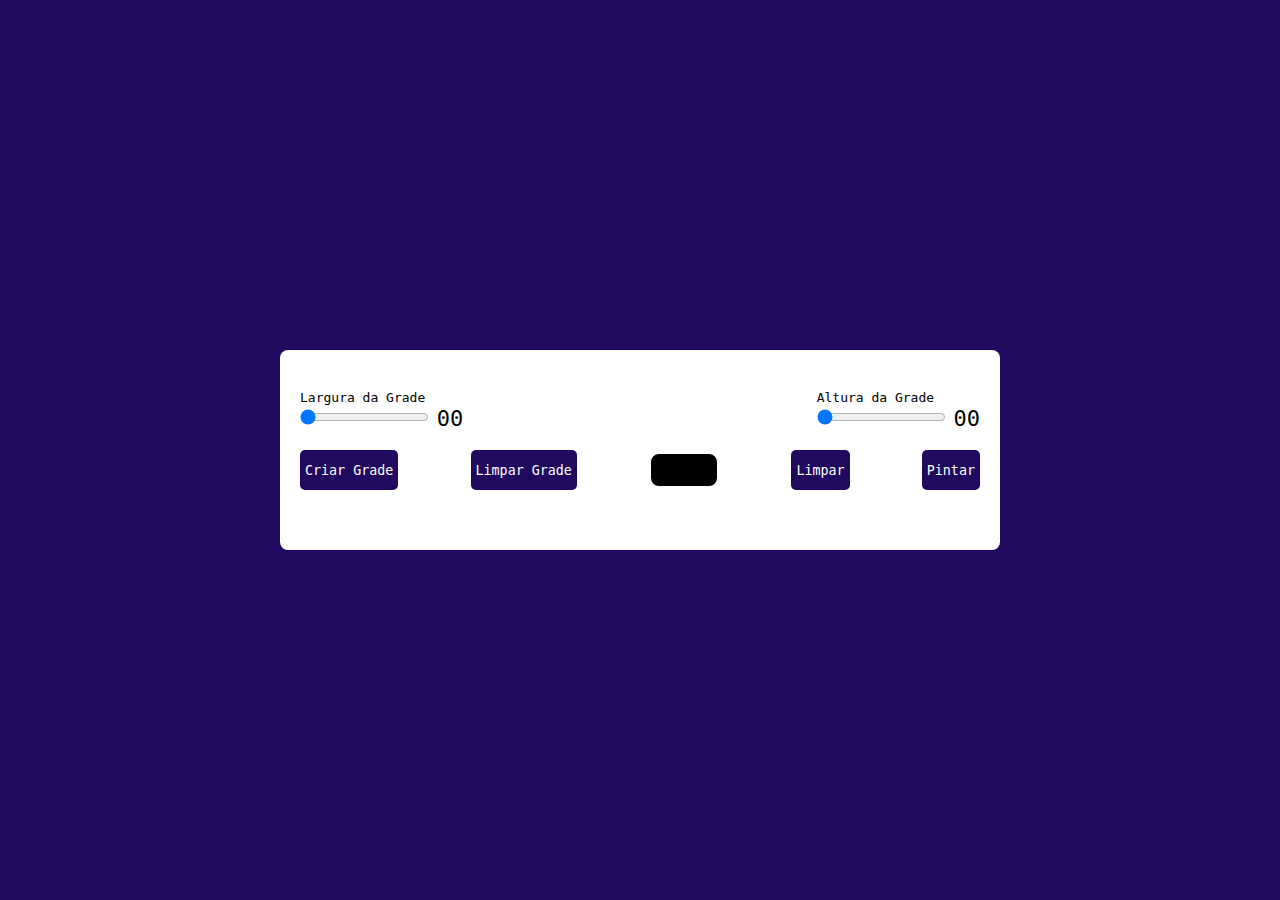
<file: Dia 01 Pixel Art/index.html>
<!DOCTYPE html>
<html lang="pt-br">
<head>
    <meta charset="UTF-8">
    <meta http-equiv="X-UA-Compatible" content="IE=edge">
    <meta name="viewport" content="width=device-width, initial-scale=1.0">
    <link rel="stylesheet" href="style.css">
    <title>Pixel Art | rod</title>
</head>

<body>
    <div class="wrapper">
        <div class="options">
            <div class="opt-wrapper">
                <div class="slider">
                    <label for="width-range">Largura da Grade</label>
                    <input type="range" id="width-range" min="1" max="35">
                    <span id="width-value">00</span>
                </div>
                <div class="slider">
                    <label for="height-range">Altura da Grade</label>
                    <input type="range" id="height-range" min="1" max="35">
                    <span id="height-value">00</span>
                </div>
            </div>

            <div class="opt-wrapper">
                <button id="submit-grid">Criar Grade</button>
                <button id="clear-grid">Limpar Grade</button>
                <input type="color" id="color-input">
                <button id="erase-btn">Limpar</button>
                <button id="paint-btn">Pintar</button>
            </div>

        </div>
        <div class="container"></div>
    </div>


       
    <script src="script.js"></script>
</body>

</html>
</file>
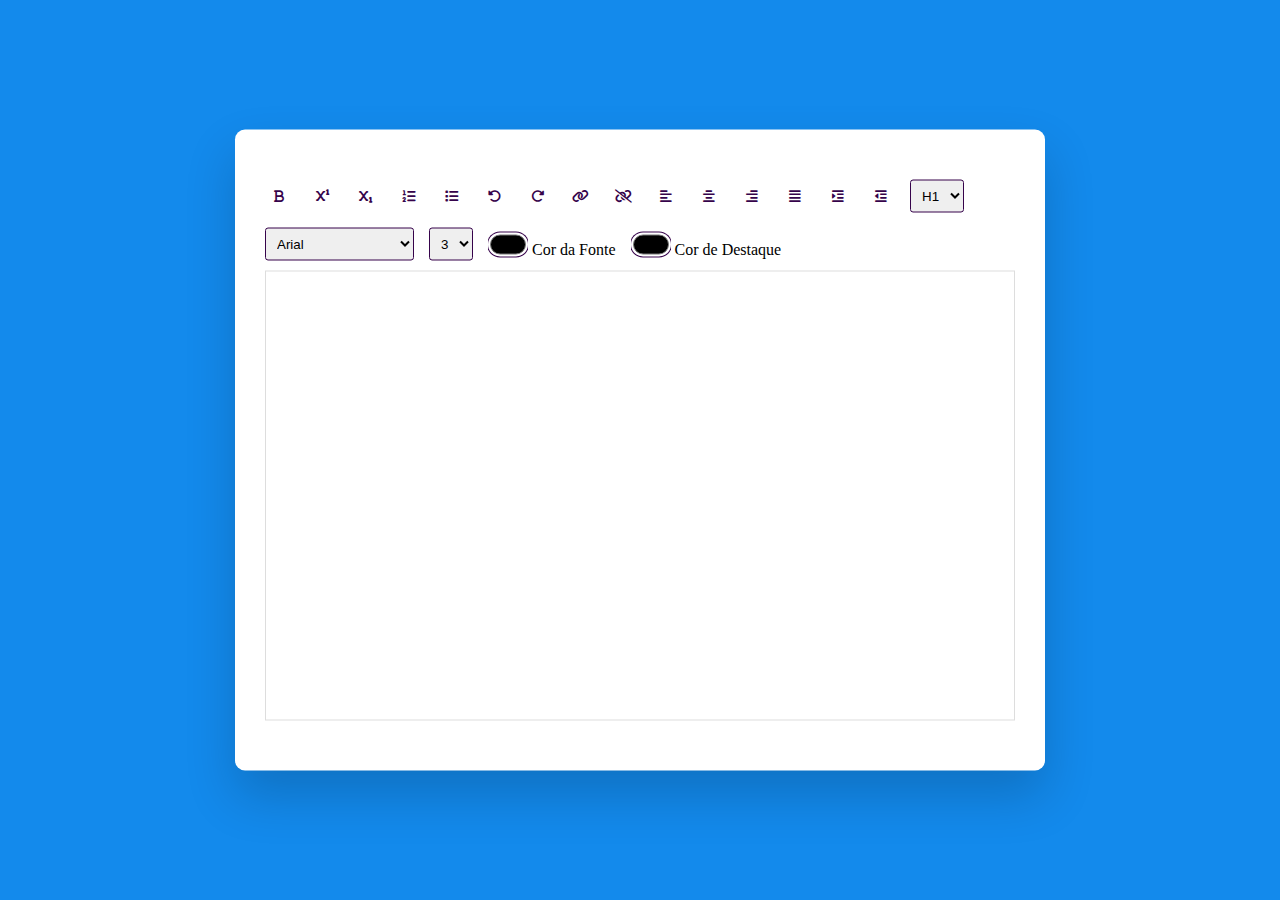
<file: Dia 02 Editor de texto online/index.html>
<!DOCTYPE html>
<html lang="pt-br">
<head>
    <meta charset="UTF-8">
    <meta http-equiv="X-UA-Compatible" content="IE=edge">
    <meta name="viewport" content="width=device-width, initial-scale=1.0">
    <link rel="stylesheet" href="https://cdnjs.cloudflare.com/ajax/libs/font-awesome/6.2.1/css/all.min.css">
    <link rel="stylesheet" href="style.css">
    <title>Editor de texto Online | rod</title>
</head>
<body>
    
    <div class="container">
        <div class="options">
            <button id="bold" class="option-button format">
                <i class="fa-solid fa-bold"></i>
            </button>

            <button id="superscript" class="options-button script">
                <i class="fa-solid fa-superscript"></i>
            </button>
            <button id="subscript" class="option-button script">
                <i class="fa-solid fa-subscript"></i>
            </button>

            <button id="insertOrderedList" class="option-button">
                <i class="fa-solid fa-list-ol"></i>
            </button>
            <button id="insertUnorderedList" class="option-button">
                <i class="fa-solid fa-list"></i>
            </button>

            <button id="undo" class="option-button">
                <i class="fa-solid fa-rotate-left"></i>
            </button>
            <button id="redo" class="option-button">
                <i class="fa-solid fa-rotate-right"></i>
            </button>

            <button id="createLink" class="adv-option-button">
                <i class="fa fa-link"></i>
            </button>
            <button id="unlink" class="option-button">
                <i class="fa fa-unlink"></i>
            </button>

            <button id="justifyLeft" class="option-button align">
                <i class="fa-solid fa-align-left"></i>
            </button>
            <button id="justifyCenter" class="option-button align">
                <i class="fa-solid fa-align-center"></i>
            </button>
            <button id="justifyRight" class="option-button align">
                <i class="fa-solid fa-align-right"></i>
            </button>
            <button id="justifyFull" class="option-button align">
                <i class="fa-solid fa-align-justify"></i>
            </button>
            <button id="indent" class="option-button spacing">
                <i class="fa-solid fa-indent"></i>
            </button>
            <button id="outdent" class="option-button spacing">
                <i class="fa-solid fa-outdent"></i>
            </button>

            <select id="formatBlock" class="adv-option-button">
                <option value="H1">H1</option>
                <option value="H2">H2</option>
                <option value="H3">H3</option>
                <option value="H4">H4</option>
                <option value="H5">H5</option>
                <option value="H6">H6</option>
            </select>

            <select id="fontName" class="adv-option-button"></select>
            <select id="fontSize" class="adv-option-button"></select>
            
            <div class="input-wrapper">
                <input type="color" id="foreColor" class="adv-option-button">
                <label for="foreColor">Cor da Fonte</label>
            </div>

            <div class="input-wrapper">
                <input type="color" id="backColor" class="adv-option-button">
                <label for="backColor">Cor de Destaque</label>
            </div>

        </div>
        <div id="text-input" contenteditable="true"></div>
    </div>

    <script src="script.js"></script>

</body>
</html>
</file>
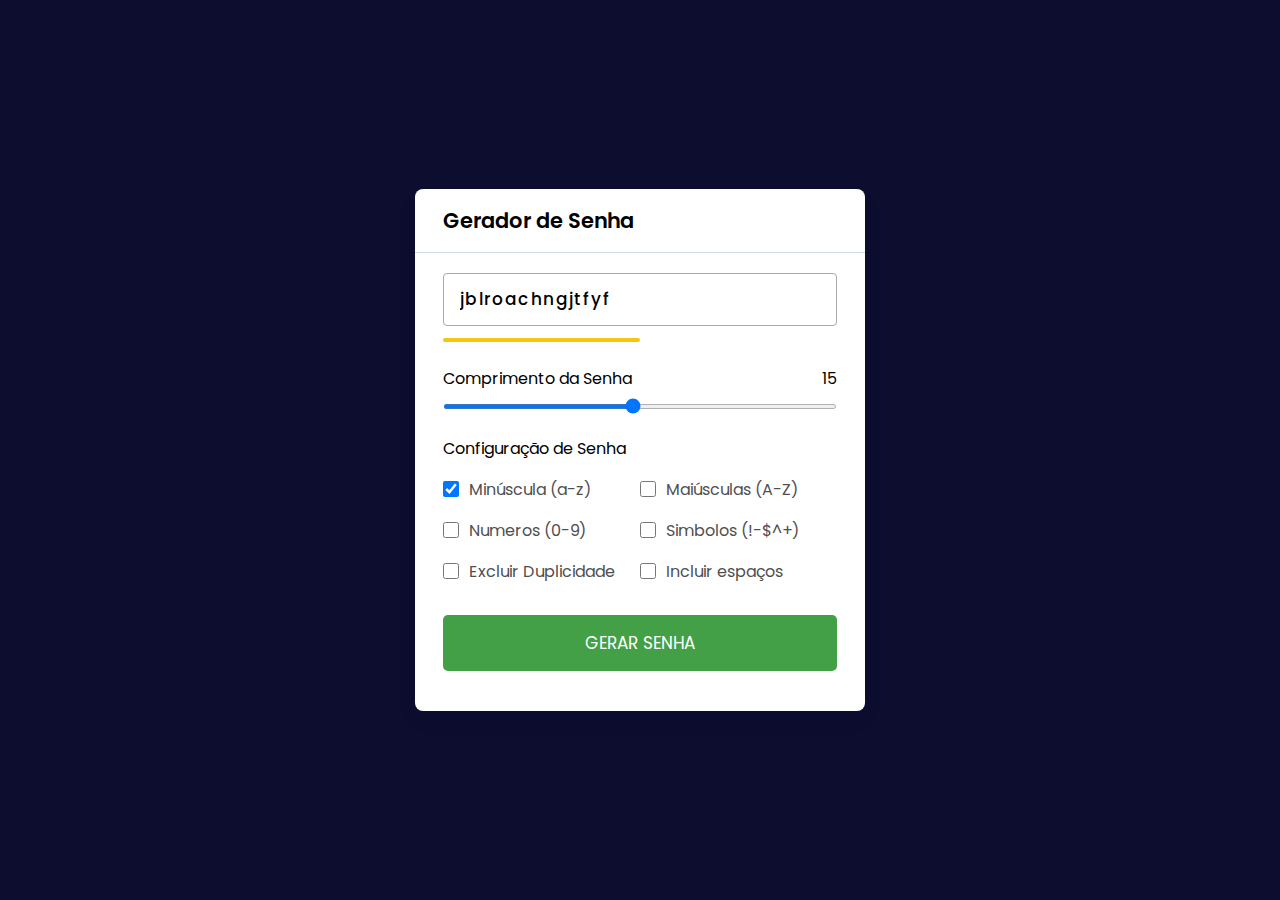
<file: Dia 03 Gerador de senha/index.html>
<!DOCTYPE html>
<html lang="pt-br">
<head>
    <meta charset="UTF-8">
    <meta http-equiv="X-UA-Compatible" content="IE=edge">
    <meta name="viewport" content="width=device-width, initial-scale=1.0">
    <link rel="stylesheet" href="https://fonts.googleapis.com/css2?family=Material+Symbols+Rounded" rel="stylesheet">
    <link rel="stylesheet" href="style.css">
    <title>Gerador de Senha | rod</title>
</head>
<body>

    <div class="container">
        <h2>Gerador de Senha</h2>
        <div class="wrapper">
            <div class="input-box">
                <input type="text" disabled>
                <span class="material-symbols-rounded"></span>
            </div>
            <div class="pass-indicator"></div>
            <div class="pass-length">
                <div class="details">
                    <label class="title">Comprimento da Senha</label>
                    <span></span>
                </div>
                <input type="range" min="1" max="30" value="15" step="1">
            </div>

            <div class="pass-settings">
                <label class="title">Configuração de Senha</label>
                <ul class="options">
                    <li class="option">
                        <input type="checkbox" id="lowercase" checked>
                        <label for="lowercase">Minúscula (a-z)</label>
                    </li>
                    <li class="option">
                        <input type="checkbox" id="uppercase">
                        <label for="uppercase">Maiúsculas (A-Z)</label>
                    </li>
                    <li class="option">
                        <input type="checkbox" id="numbers">
                        <label for="numbers">Numeros (0-9)</label>
                    </li>
                    <li class="option">
                        <input type="checkbox" id="symbols">
                        <label for="symbols">Simbolos (!-$^+)</label>
                    </li>
                    <li class="option">
                        <input type="checkbox" id="exc-duplicate">
                        <label for="exc-duplicate">Excluir Duplicidade</label>
                    </li>
                    <li class="option">
                        <input type="checkbox" id="spaces">
                        <label for="spaces">Incluir espaços</label>
                    </li>
                </ul>
            </div>

            <button class="generate-btn">Gerar Senha</button>
        </div>
    </div>


    <script src="script.js"></script>
</body>
</html>
</file>
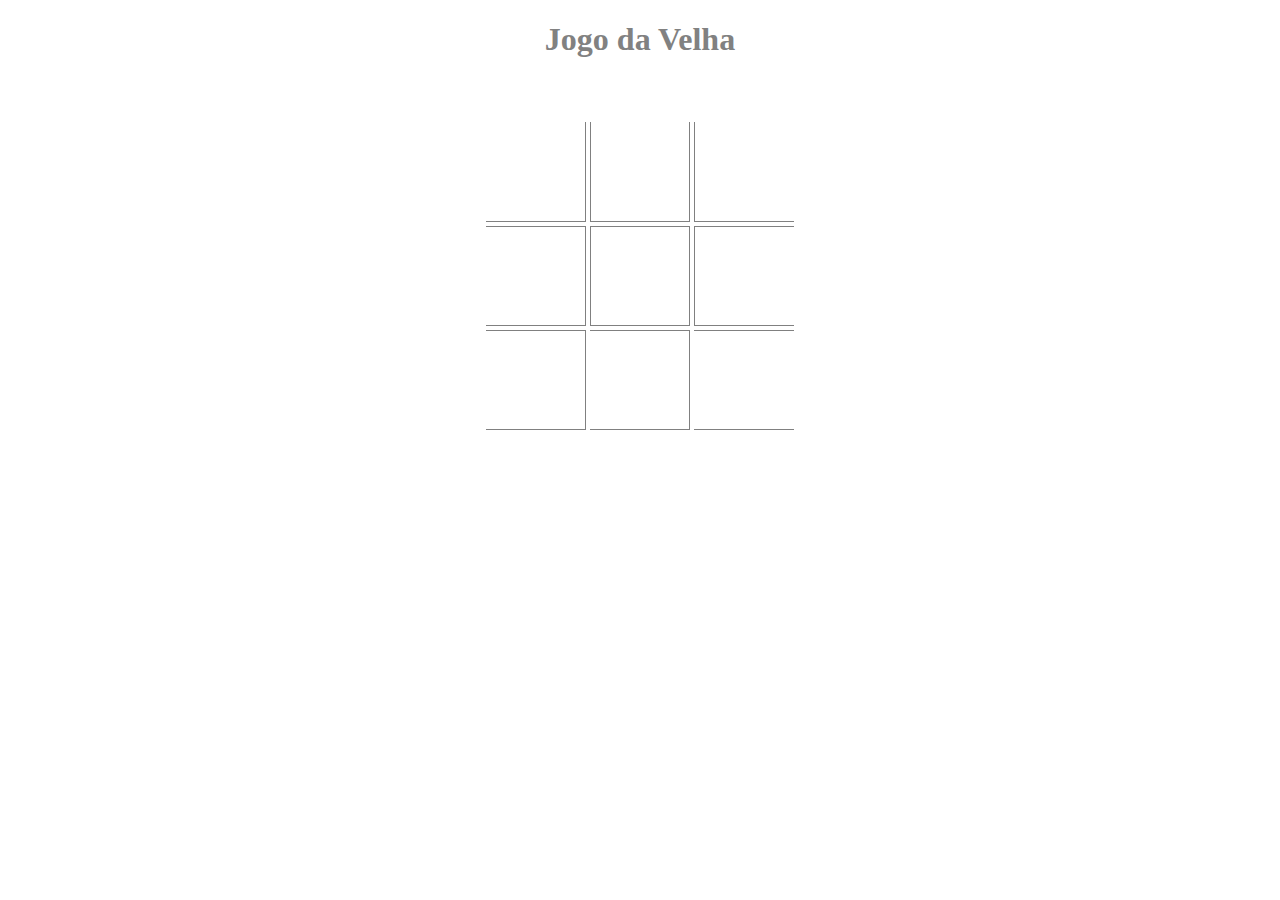
<file: Dia 06 Jogo XO Simples/index.html>
<!DOCTYPE html>
<html lang="pt-br">

<head>
    <meta charset="UTF-8">
    <meta http-equiv="X-UA-Compatible" content="IE=edge">
    <meta name="viewport" content="width=device-width, initial-scale=1.0">
    <link rel="stylesheet" href="style.css">
    <title>Jogo da Velha | rod</title>
</head>

<body>
    <h1>Jogo da Velha</h1>
    <div id="container">
        <div class="block">
            <div id="box1" class="box top left">
                <span data-player="none" onclick="play(this)">&nbsp;</span>
            </div>
            <div id="box2" class="box top">
                <span data-player="none" onclick="play(this)">&nbsp;</span>
            </div>
            <div id="box3" class="box top right">
                <span data-player="none" onclick="play(this)">&nbsp;</span>
            </div>
        </div>
        <div id="block">
            <div id="box4" class="box left">
                <span data-player="none" onclick="play(this)">&nbsp;</span>
            </div>
            <div id="box5" class="box">
                <span data-player="none" onclick="play(this)">&nbsp;</span>
            </div>
            <div id="box6" class="box right">
                <span data-player="none" onclick="play(this)">&nbsp;</span>
            </div>
        </div>
        <div class="block">
            <div id="box7" class="box bottom left">
                <span data-player="none" onclick="play(this)">&nbsp;</span>
            </div>
            <div id="box8" class="box bottom">
                <span data-player="none" onclick="play(this)">&nbsp;</span>
            </div>
            <div id="box9" class="box bottom right">
                <span data-player="none" onclick="play(this)">&nbsp;</span>
            </div>
        </div>
    </div>

    <script src="index.js"></script>
</body>

</html>
</file>
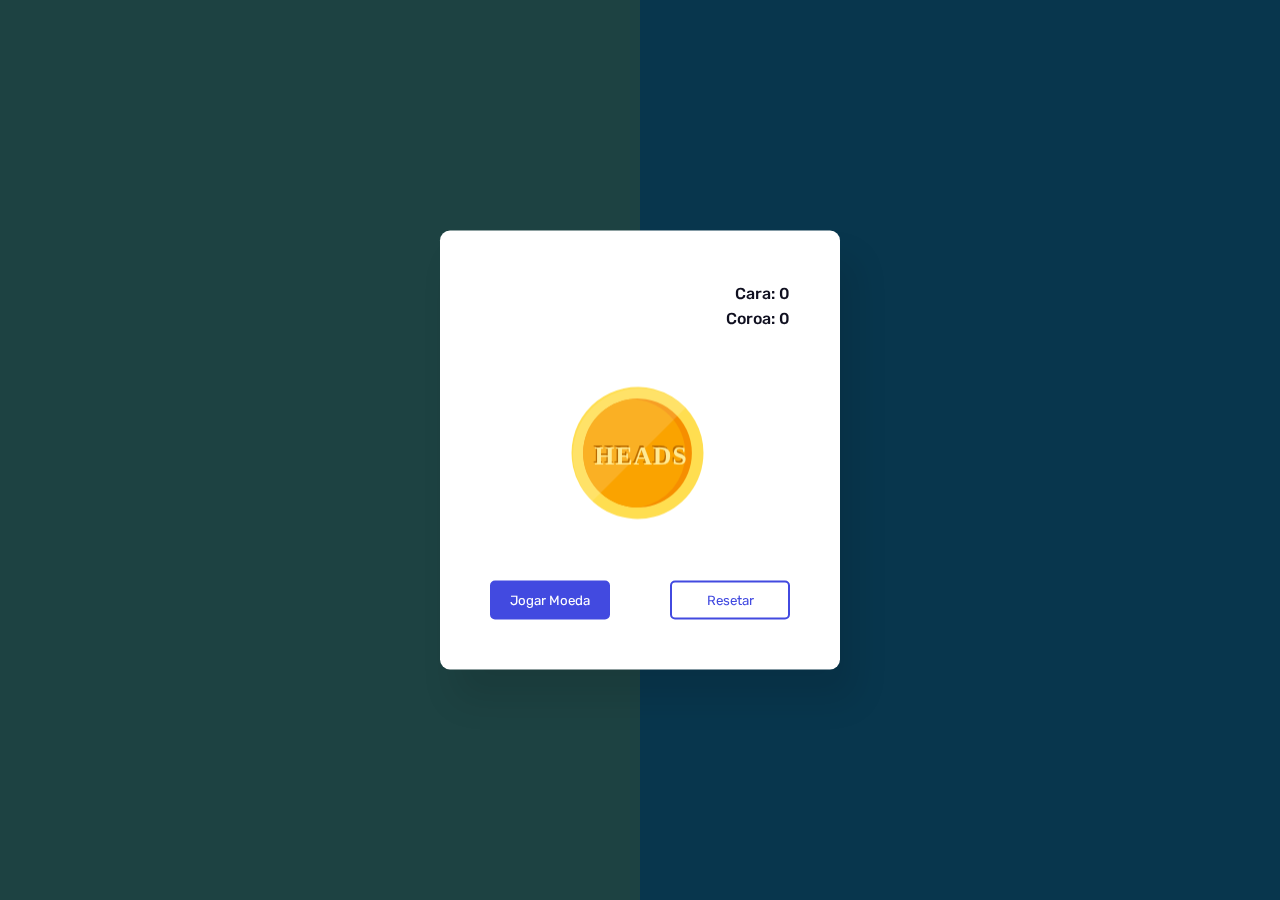
<file: Dia 07 Jogue uma Moeda/index.html>
<!DOCTYPE html>
<html lang="pt-br">
<head>
    <meta charset="UTF-8">
    <meta http-equiv="X-UA-Compatible" content="IE=edge">
    <meta name="viewport" content="width=device-width, initial-scale=1.0">
    <link rel="stylesheet" href="styles.css">
    <title>Cara ou Coroa | rod</title>
</head>
<body>
    <div class="container">
        <div class="stats">
            <p id="heads-count">Cara: 0</p>
            <p id="tails-count">Coroa: 0</p>
        </div>
        <div class="coin" id="coin">
            <div class="heads">
                <img src="img/heads.svg">
            </div>
            <div class="tails">
                <img src="img/tails.svg">
            </div>
        </div>
        <div class="buttons">
            <button id="flip-button">
                Jogar Moeda
            </button>
            <button id="reset-button">
                Resetar
            </button>
        </div>
    </div>


    <script src="script.js"></script>
</body>
</html>
</file>
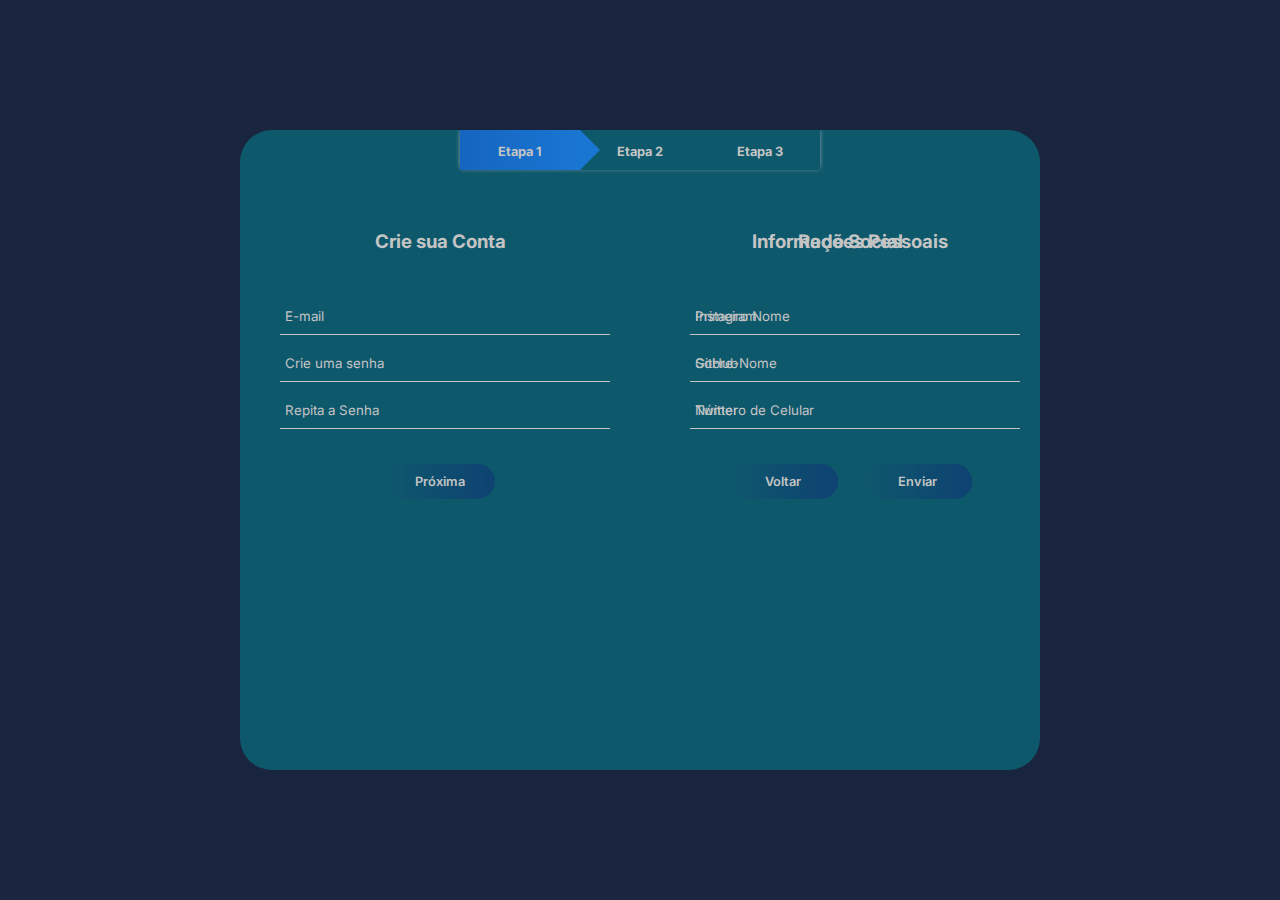
<file: Dia 08 Formulário de Várias Etapas/index.html>
<!DOCTYPE html>
<html lang="pt-br">
  <head>
    <meta charset="UTF-8" />
    <meta http-equiv="X-UA-Compatible" content="IE=edge" />
    <meta name="viewport" content="width=device-width, initial-scale=1.0" />
    <link rel="stylesheet" href="style.css" />
    <title>Formulario de multiplas estapas</title>
  </head>
  <body>
    <div class="container">
      <form id="form1">
        <h3>Crie sua Conta</h3>
        <input type="text" placeholder="E-mail" required />
        <input type="password" placeholder="Crie uma senha" required />
        <input type="password" placeholder="Repita a Senha" required />

        <div class="btn-box">
          <button type="button" id="next1">Próxima</button>
        </div>
      </form>
      <form id="form2">
        <h3>Rede Social</h3>
        <input type="text" placeholder="Instagram" />
        <input type="text" placeholder="GitHub" />
        <input type="text" placeholder="Twitter" />

        <div class="btn-box">
          <button type="button" id="back1">Voltar</button>
          <button type="button" id="next2">Próxima</button>
        </div>
      </form>
      <form id="form3">
        <h3>Informações Pessoais</h3>
        <input type="text" placeholder="Primeiro Nome" required />
        <input type="text" placeholder="Sobre-Nome" required />
        <input type="text" placeholder="Número de Celular" />

        <div class="btn-box">
          <button type="button" id="back2">Voltar</button>
          <button type="button" id="submit">Enviar</button>
        </div>
      </form>

      <div class="step-row">
        <div id="progress"></div>
        <div class="step-col"><small>Etapa 1</small></div>
        <div class="step-col"><small>Etapa 2</small></div>
        <div class="step-col"><small>Etapa 3</small></div>
      </div>
    </div>
    <script src="index.js"></script>
  </body>
</html>
</file>
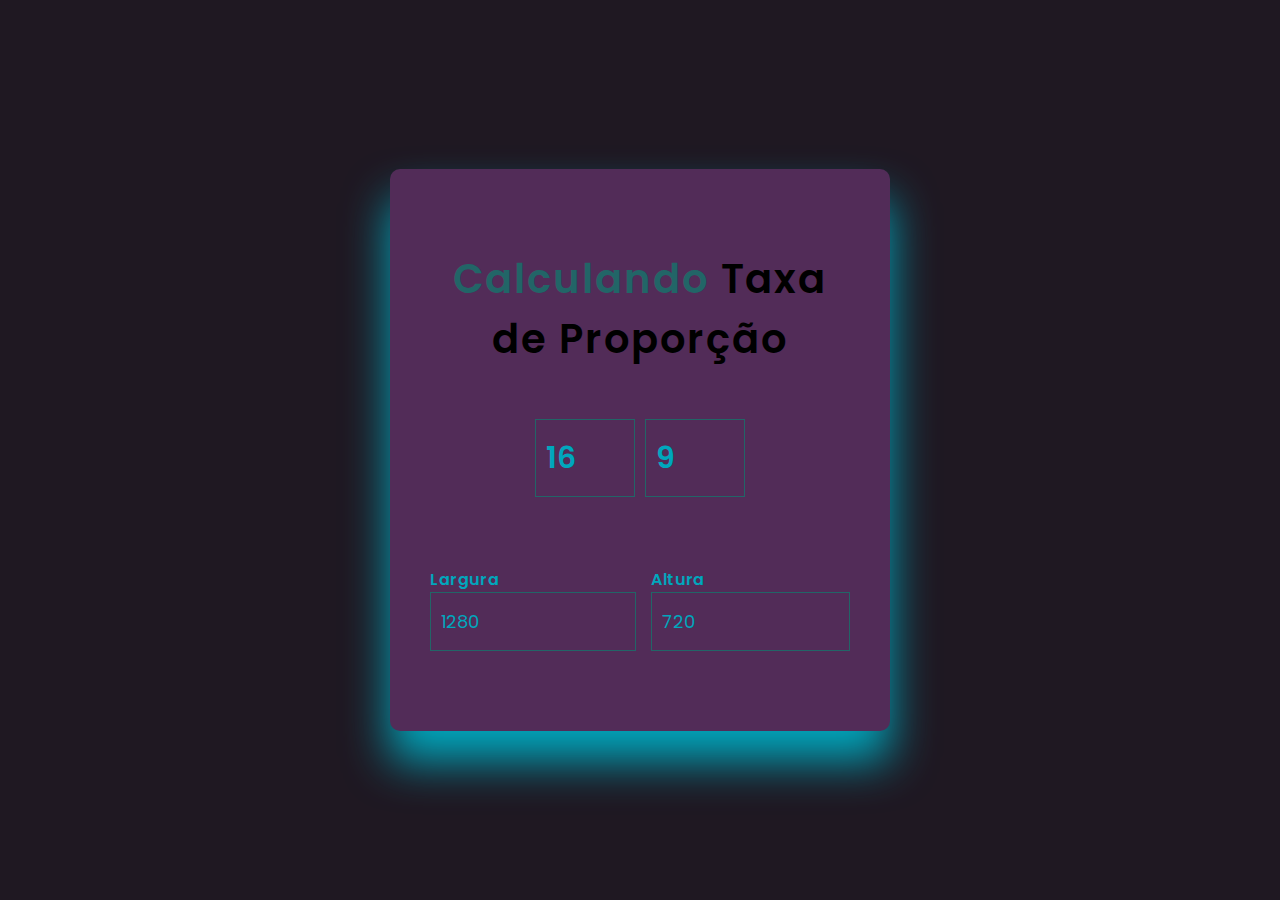
<file: Dia 09 taxa de proporção calculadora/index.html>
<!DOCTYPE html>
<html lang="pt-br">
<head>
  <meta charset="UTF-8">
  <meta http-equiv="X-UA-Compatible" content="IE=edge">
  <meta name="viewport" content="width=device-width, initial-scale=1.0">
  <link rel="stylesheet" href="style.css">
  <title>Calculando taxa de Proporção</title>
</head>
<body>
  
  <div class="container">
    <h2><span>Calculando </span>Taxa de Proporção</h2>
    <div class="wrapper-1">
      <input type="number" id="ratio-width" value="16">
      <input type="number" id="ratio-height" value="9">
    </div>
    <div class="box">
      <div class="wrapper-2">
        <label for="width">Largura</label>
        <input type="number" id="width" value="1280">
      </div>
      <div class="wrapper-3">
        <label for="height">Altura</label>
        <input type="number" id="height" value="720">
      </div>
    </div>
  </div>

  <script src="index.js"></script>
</body>
</html>
</file>
<file: Dia 01 Pixel Art/style.css>
* {
    padding: 0;
    margin: 0;
    box-sizing: border-box;
    font-family: monospace;
}

body {
    background-color: #20095e;
}

.wrapper {
    background-color: #fff;
    width: 80vmin;
    position: absolute;
    transform: translate(-50%, -50%);
    top: 50%;
    left: 50%;
    padding: 40px 20px;
    border-radius: 8px;
}

label {
    display: block;
}

span {
    position: relative;
    font-size: 22px;
    bottom: -1px;
}

.opt-wrapper {
    display: flex;
    justify-content: space-between;
    margin-bottom: 20px;
    gap: 10px;
}

button {
    background-color: #20095e;
    border: none;
    border-radius: 5px;
    padding: 5px;
    color: #fff;
}

input[type="color"] {
    -webkit-appearance: none;
    -moz-appearance: none;
    appearance: none;
    background-color: transparent;
    width: 70px;
    height: 40px;
    border: none;
    cursor: pointer;
}

input[type="color"]::-webkit-color-swatch {
    border-radius: 8px;
    border: 4px solid #000;
}

input[type="color"]::-moz-color-swatch {
    border-radius: 8px;
    border: 4px solid #000;
}

.gridCol {
    height: 1em;
    width: 1em;
    border: 1px solid #ddd;
}

.gridRow {
    display: flex;
}

@media only screen and (max-width: 768px) {
    .gridCol {
        height: 0.8em;
        width: 0.8em;
    }
}
</file>
<file: Dia 02 Editor de texto online/style.css>
@import url('https://fonts.googleapis.com/css2?family=Poppins:wght@300;400;500;600;700&display=swap');

* {
    padding: 0;
    margin: 0;
    box-sizing: border-box;
}

body {
    background-color: #138aec;
}

.container {
    background-color: #fff;
    width: 90vmin;
    padding: 50px 30px;
    position: absolute;
    transform: translate(-50%, -50%);
    left: 50%;
    top: 50%;
    border-radius: 10px;
    box-shadow: 0 25px 50px rgba(7, 20, 35, 0.2);
}

.options {
    display: flex;
    flex-wrap: wrap;
    align-items: center;
    gap: 15px;
}

button {
    width: 28px;
    height: 28px;
    display: grid;
    place-items: center;
    border-radius: 3px;
    border: none;
    background-color: #fff;
    outline: none;
    color: #36034b;
    cursor: pointer;
}

select {
    padding: 7px;
    border: 1px solid #36034b;
    border-radius: 3px;
    cursor: pointer;
}

.options label, .options select {
    font-family: 'Poppins' sans-serif;
}

input[type="color"] {
    -webkit-appearance: none;
    -moz-appearance: none;
    appearance: none;
    background-color: transparent;
    width: 40px;
    height: 28px;
    border: none;
    cursor: pointer;
}

input[type="color"]::-webkit-color-swatch {
    border-radius: 15px;
    box-shadow: 0 0 0 2px #fff, 0 0 0 3px #36034b;
}

input[type="color"]::-moz-color-swatch {
    border-radius: 15px;
    box-shadow: 0 0 0 2px #fff, 0 0 0 3px #36034b; 
}

#text-input {
    margin-top: 10px;
    border: 1px solid #ddd;
    padding: 20px;
    height: 50vh;
}

.active {
    background-color: #698adf;
}
</file>
<file: Dia 03 Gerador de senha/style.css>
@import url('https://fonts.googleapis.com/css2?family=Poppins:wght@400;500;600&display=swap');

* {
    margin: 0;
    padding: 0;
    box-sizing: border-box;
    font-family: 'Poppins', sans-serif;
}

body {
    display: flex;
    align-items: center;
    justify-content: center;
    min-height: 100vh;
    background: #0d0d30;
}

.container {
    width: 450px;
    background: #fff;
    border-radius: 8px;
    box-shadow: 0 10px 20px rgba(0, 0, 0, 0.05);
}

.container h2 {
    font-weight: 600;
    font-size: 1.31rem;
    padding: 1rem 1.75rem;
    border-bottom: 1px solid #d4dbe5;
}

.wrapper {
    margin: 1.25rem 1.75rem;
}

.wrapper .input-box {
    position: relative;
}

.input-box input {
    width: 100%;
    height: 53px;
    color: #000;
    background: none;
    font-size: 1.06rem;
    font-weight: 500;
    border-radius: 4px;
    letter-spacing: 1.4px;
    border: 1px solid #aaa;
    padding: 0 2.85rem 0 1rem;
}

.input-box span {
    position: absolute;
    right: 13px;
    cursor: pointer;
    line-height: 53px;
    color: #707070;
}

.input-box span:hover {
    color: #43a047 !important;
}

.wrapper .pass-indicator {
    width: 100%;
    height: 4px;
    position: relative;
    margin-top: 0.75rem;
    border-radius: 25px;
}

.pass-indicator::before {
    position: absolute;
    content: "";
    height: 100%;
    width: 50%;
    border-radius: inherit;
    transition: width 0.3s ease;
}


.pass-indicator#weak::before {
    width: 20%;
    background: #e64a4a;
}

.pass-indicator#medium::before {
    width: 50%;
    background: #f1c80b;
}

.pass-indicator#strong::before {
    width: 100%;
    background: #43a047;
}

.wrapper .pass-length {
    margin: 1.50rem 0 1.25rem;
}

.pass-length .details {
    display: flex;
    justify-content: space-between;
}

.pass-length input {
    width: 100%;
    height: 5px;
}

.pass-settings .options {
    display: flex;
    list-style: none;
    flex-wrap: wrap;
    margin-top: 1rem;
}

.pass-settings .options .option {
    display: flex;
    align-items: center;
    margin-bottom: 1rem;
    width: calc(100% / 2);
}

.options .option:first-child {
    pointer-events: none;
}

.options .otion:first-child input {
    opacity: 0.7;
}

.options .option input {
    height: 16px;
    width: 16px;
    cursor: pointer;
}

.options .option label {
    cursor: pointer;
    color: #4f4f4f;
    padding-left: 0.63rem;
}

.wrapper .generate-btn {
    width: 100%;
    color: #fff;
    border: none;
    outline: none;
    cursor: pointer;
    background: #43a047;
    font-size: 1.06rem;
    padding: 0.94rem 0;
    border-radius: 5px;
    text-transform: uppercase;
    margin: 0.94rem 0 1.3rem;
}
</file>
<file: Dia 06 Jogo XO Simples/style.css>
body {
    background: #ffffff;
    color: #818181;
    font-family: serif;
    text-align: center;
}

h1 {
    font-size: 2rem;
}

#container {
    margin: 5% auto;
    border-radius: 5px;
    text-align: center;
}

.box {
    display: inline-block;
    border: 1px solid #808080;
    width: 100px;
    height: 100px;
    text-align: center;
    box-sizing: border-box;
    padding: 0;
}

span {
    position: absolute;
    font-size: 75px;
    font-family: sans-serif;
    text-align: center;
    height: 75px;
    width: 75px;
    padding: 0;
    margin: 5;
    margin-left: -35px;
}

.top {
    border-top: none;
}

.bottom {
    border-left: none;
}

.left {
    border-left: none;
}

.right {
    border-right: none;
}

.alert {
    height: 75px;
    width: 75px;
    display: inline-block;
    background: #ffffff;
    position: relative;
    z-index: 10;
    margin-top: -50%;
    border-radius: 20px;
    box-shadow: 0 0 75px 2px #818181;
    animation: larger 0.5s;
    animation-fill-mode: forwards;
    box-sizing: content-box;
    padding: 30px;
    bottom: 50px;
    top: 0;
}

button {
    background: #818181;
    border-radius: 2px;
    color: #ffffff;
    border: none;
    outline: none;
}

button:focus {
    background: #c9c9c9;
}

.activeBox {
    background: #c9c9c9;
}

@keyframes larger {
    from {
        height: 75px;
        width: 125px;
    }

    to {
        height: 100px;
        width: 250px;
    }
}
</file>
<file: Dia 07 Jogue uma Moeda/styles.css>
@import url('https://fonts.googleapis.com/css2?family=Rubik:wght@300;400;500;600;700&display=swap');

* {
    margin: 0;
    padding: 0;
    box-sizing: border-box;
    font-family: 'Rubik', sans-serif;
}

body {
    height: 100%;
    background: linear-gradient(to right, #1d4242 50%, #08364d 50%) fixed;
}

.container {
    background: #fff;
    width: 400px;
    padding: 50px;
    position: absolute;
    transform: translate(-50%, -50%);
    top: 50%;
    left: 50%;
    box-shadow: 15px 30px 35px rgba(0, 0, 0, 0.1);
    border-radius: 10px;
    -webkit-perspective: 300px;
    perspective: 300px;
}

.stats {
    text-align: right;
    color: #101020;
    font-weight: 500;
    line-height: 25px;
}

.coin {
    height: 150px;
    width: 150px;
    position: relative;
    margin: 50px auto;
    -webkit-transform-style: preserve-3d;
    transform-style: preserve-3d;
}

.tails {
    transform: rotateX(180deg);
}

.buttons {
    display: flex;
    justify-content: space-between;
}

.coin img {
    width: 145px;
}

.heads, .tails {
    position: absolute;
    width: 100%;
    height: 100%;
    backface-visibility: hidden;
    -webkit-backface-visibility: hidden;
}

button {
    width: 120px;
    padding: 10px 0;
    border: 2.5px solid #424ae0;
    border-radius: 5px;
    cursor: pointer;
}

#flip-button {
    background: #424ae0;
    color: #fff;
}

#flip-button:disabled {
    background-color: #e1e0ee;
    color: #101020;
    border-color: #e1e0ee;
}

#reset-button {
    background: #fff;
    color: #424ae0;
}

@keyframes spin-tails {
    0%{
        transform: rotateX(0);
    }
    100% {
        transform: rotate(1980deg);
    }
}

@keyframes spin-heads {
    0%{
        transform: rotate(0);
    }
    100%{
        transform: rotate(2160deg);
    }
}
</file>
<file: Dia 08 Formulário de Várias Etapas/style.css>
@import url('https://fonts.googleapis.com/css2?family=Fira+Code:wght@300;400;500;600&family=Inter:wght@300;400;500;600&family=Raleway:ital,wght@0,200;0,400;0,500;0,700;1,100&family=Source+Code+Pro:wght@300;400;700&display=swap');

:root {
    --cor-primary: #0e586c;
    --cor-secundary: #0e4272;
    --cor-dark: #1a263f;
    --cor-white: #c4c4c4;
}

* {
    margin: 0;
    padding: 0;
    font-family: 'Inter';
}

body {
    background: var(--cor-dark);
    display: flex;
    align-items: center;
    justify-content: center;
    min-height: 100vh;
}

.container {
    width: 50rem;
    height: 40rem;
    margin: 8% auto;
    background: var(--cor-primary);
    border-radius: 2rem;
    position: relative;
    overflow: hidden;
    box-shadow: 0 10px 20px var(--cor-dark);
}

h3 {
    text-align: center;
    margin-bottom: 40px;
    color: var(--cor-white);
}

.container form {
    width: 20rem;
    position: absolute;
    top: 100px;
    left: 40px;
    transition: 0.5s;
}

form input {
    width: 100%;
    padding: 10px 5px;
    margin: 5px 0;
    border: 0;
    border-bottom: 1px solid var(--cor-white);
    outline: none;
    background: transparent;
}

::placeholder {
    color: var(--cor-white);
}

.btn-box {
    width: 100%;
    margin: 30px auto;
    text-align: center;
}

form button {
    width: 110px;
    height: 35px;
    margin: 0 10px;
    background: linear-gradient(to right, var(--cor-primary), var(--cor-secundary));
    border-radius: 30px;
    border: 0;
    outline: none;
    color: var(--cor-white);
    cursor: pointer;
    font-weight: 600;
    font-size: 0.8em;
}

#form2 {
    left: 450px;
}

#form3 {
    left: 450px;
}

.step-row {
    width: 360px;
    height: 40px;
    margin: 0 auto;
    display: flex;
    align-items: center;
    box-shadow: 0 -1px 5px -1px var(--cor-white);
    position: relative;
}

.step-col {
    width: 120px;
    text-align: center;
    color: var(--cor-primary);
    position: relative;
}

#progress {
    position: absolute;
    height: 100%;
    width: 120px;
    background: linear-gradient(to right, #1565c0, #1976d2);
}

small {
    color: var(--cor-white);
    font-weight: 700;
    font-size: 0.8rem;
}

#progress::after {
    content: "";
    height: 0;
    width: 0;
    border-top: 20px solid transparent;
    border-bottom: 20px solid transparent;
    position: absolute;
    right: -20px;
    top: 0;
    border-left: 20px solid #1976d2;
}
</file>
<file: Dia 09 taxa de proporção calculadora/style.css>
@import url('https://fonts.googleapis.com/css2?family=Poppins:wght@300;400;500;600&display=swap');

:root {
  --cor-dark: #1f1822;
  --cor-dark-200: #522c58;
  --cor-dark-400: #48216a;
  --cor-light: #00a7bd;
  --cor-light-200: #226567;
  --cor-light-400: #1d4950;
}

* {
  padding: 0;
  margin: 0;
  box-sizing: border-box;
  font-family: 'Poppins';
}

body {
  background-color: var(--cor-dark);
}

.container {
  width: 500px;
  background: var(--cor-dark-200);
  padding: 80px 40px;
  position: absolute;
  transform: translate(-50%, -50%);
  top: 50%;
  left: 50%;
  border-radius: 10px;
  box-shadow: 0 30px 45px var(--cor-light);
}

h2 {
  text-align: center;
  font-size: 40px;
  font-weight: 600;
  letter-spacing: 2px;
}

h2 span {
  color: var(--cor-light-200);
}

.wrapper-1 {
  display: flex;
  align-items: center;
  justify-content: center;
  margin: 50px 0 70px 0;
  gap: 10px;
}

.wrapper-1 input {
  width: 100px;
  font-size: 30px;
  font-weight: 600;
}

input {
  padding: 15px 10px;
  border: 1px solid var(--cor-light-200);
  color: var(--cor-light);
  outline: none;
  background: transparent;
}

input:focus {
  border: 2px solid var(--cor-light);
}

label {
  color: var(--cor-light);
  font-weight: 600;
  letter-spacing: 0.6px;
}

.box {
  display: flex;
  justify-content: space-between;
  gap: 15px;
}

.wrapper-2 input, .wrapper-3 input {
  width: 100%;
  font-size: 18px;
}
</file>
